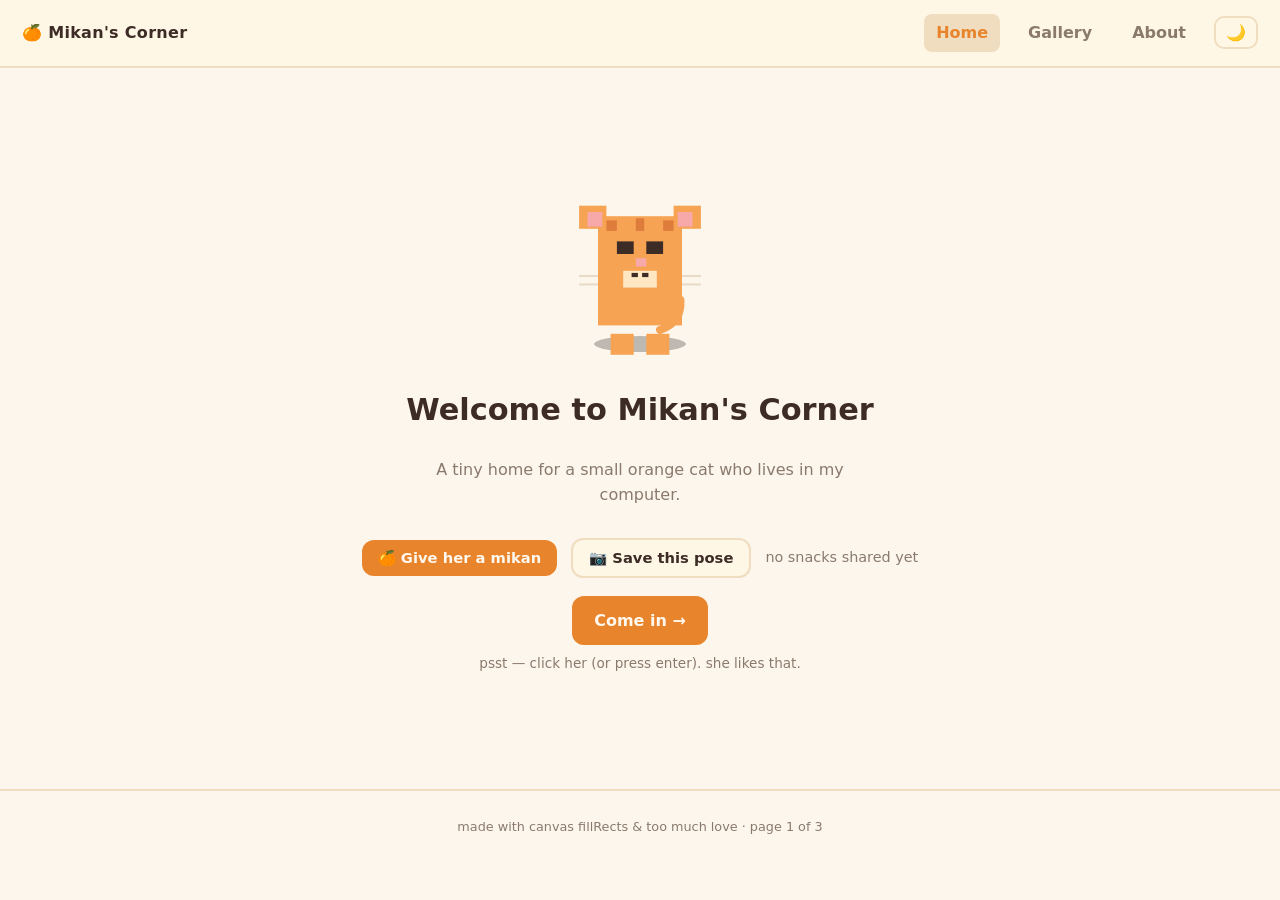
<file: index.html>
<!doctype html>
<html lang="en">
<head>
<meta charset="utf-8">
<meta name="viewport" content="width=device-width, initial-scale=1">
<title>Mikan's Corner — welcome</title>
<meta name="description" content="A tiny home for Mikan, a pixel cat drawn entirely with canvas fillRects. Three pages, zero images.">
<meta property="og:title" content="Mikan's Corner">
<meta property="og:description" content="A tiny home for a small orange cat who lives in my computer.">
<meta property="og:type" content="website">
<link rel="icon" href="data:image/svg+xml,%3Csvg xmlns='http://www.w3.org/2000/svg' viewBox='0 0 32 32'%3E%3Ccircle cx='16' cy='19' r='11' fill='%23f7a354'/%3E%3Cellipse cx='21' cy='7' rx='5' ry='3' fill='%235f9b3a'/%3E%3Crect x='10' y='16' width='3' height='3' fill='%233d2b26'/%3E%3Crect x='19' y='16' width='3' height='3' fill='%233d2b26'/%3E%3C/svg%3E">
<link rel="stylesheet" href="style.css">
<script src="theme.js"></script>
</head>
<body>
<a class="skip-link" href="#main">Skip to content</a>
<header class="chopsticks">
  <span class="logo">🍊 Mikan's Corner</span>
  <nav>
    <a href="index.html" class="active" aria-current="page">Home</a>
    <a href="gallery.html">Gallery</a>
    <a href="about.html">About</a>
    <button class="theme-toggle" type="button">☀️</button>
  </nav>
</header>

<main class="lid" id="main">
  <div class="hero">
    <canvas id="cat" width="220" height="260" tabindex="0" role="button"
            aria-label="Mikan the cat — click or press Enter to pet her"></canvas>
    <h1>Welcome to Mikan's Corner</h1>
    <p class="sub">A tiny home for a small orange cat who lives in my computer.</p>
    <div class="feed-row">
      <button id="feed" class="btn btn-small" type="button">🍊 Give her a mikan</button>
      <button id="export" class="btn btn-small btn-ghost" type="button">📷 Save this pose</button>
      <span id="treats" class="treats" aria-live="polite"></span>
    </div>
    <a class="btn" href="gallery.html">Come in →</a>
  </div>
  <p class="hint">psst — click her (or press enter). she likes that.</p>
  <p class="hint" id="welcome-back"></p>
</main>

<footer>made with canvas fillRects &amp; too much love · page 1 of 3</footer>

<script src="cat.js"></script>
<script>
(function () {
  var c = document.getElementById('cat');
  var TREAT_KEY = 'mikan-treats';
  var treats = 0;
  try { treats = parseInt(localStorage.getItem(TREAT_KEY) || '0', 10) || 0; } catch (e) {}

  function renderTreats() {
    var el = document.getElementById('treats');
    el.innerHTML = treats === 0
      ? 'no snacks shared yet'
      : '<strong>' + treats + '</strong> snack' + (treats === 1 ? '' : 's') + ' shared';
  }
  renderTreats();

  var busy = false;
  /* remember how many times you've visited — she notices */
  var VISIT_KEY = 'mikan-visits';
  var visits = 0;
  try { visits = parseInt(localStorage.getItem(VISIT_KEY) || '0', 10) || 0; } catch (e) {}
  visits += 1;
  try { localStorage.setItem(VISIT_KEY, String(visits)); } catch (e) {}
  if (visits > 1) {
    document.getElementById('welcome-back').textContent =
      'welcome back — visit #' + visits + '. she remembers you.';
  }

  function react(opts, ms) {
    if (busy) return;
    busy = true;
    drawMikan(c, Object.assign({ pose: 'sit' }, opts));
    setTimeout(function () { busy = false; }, ms);
  }

  function pet() { react({ blush: true, hearts: true }, 900); }
  c.addEventListener('click', pet);
  c.addEventListener('keydown', function (e) {
    if (e.key === 'Enter' || e.key === ' ') { e.preventDefault(); pet(); }
  });

  document.getElementById('feed').addEventListener('click', function () {
    treats += 1;
    try { localStorage.setItem(TREAT_KEY, String(treats)); } catch (e) {}
    renderTreats();
    react({ mikan: true, hearts: true, blush: true }, 1200);
  });

  /* download the pose she's showing right now as a PNG */
  document.getElementById('export').addEventListener('click', function () {
    mikanSavePose(c, 'mikan-home.png');
  });

  /* idle animation: tail wags now and then; pauses in hidden tabs */
  var t = 0;
  window.mikanEvery(130, function () {
    if (busy) return;
    t++;
    drawMikan(c, { pose: 'sit', wag: Math.sin(t / 9) > 0.3 });
  });
})();
</script>
</body>
</html>
</file>
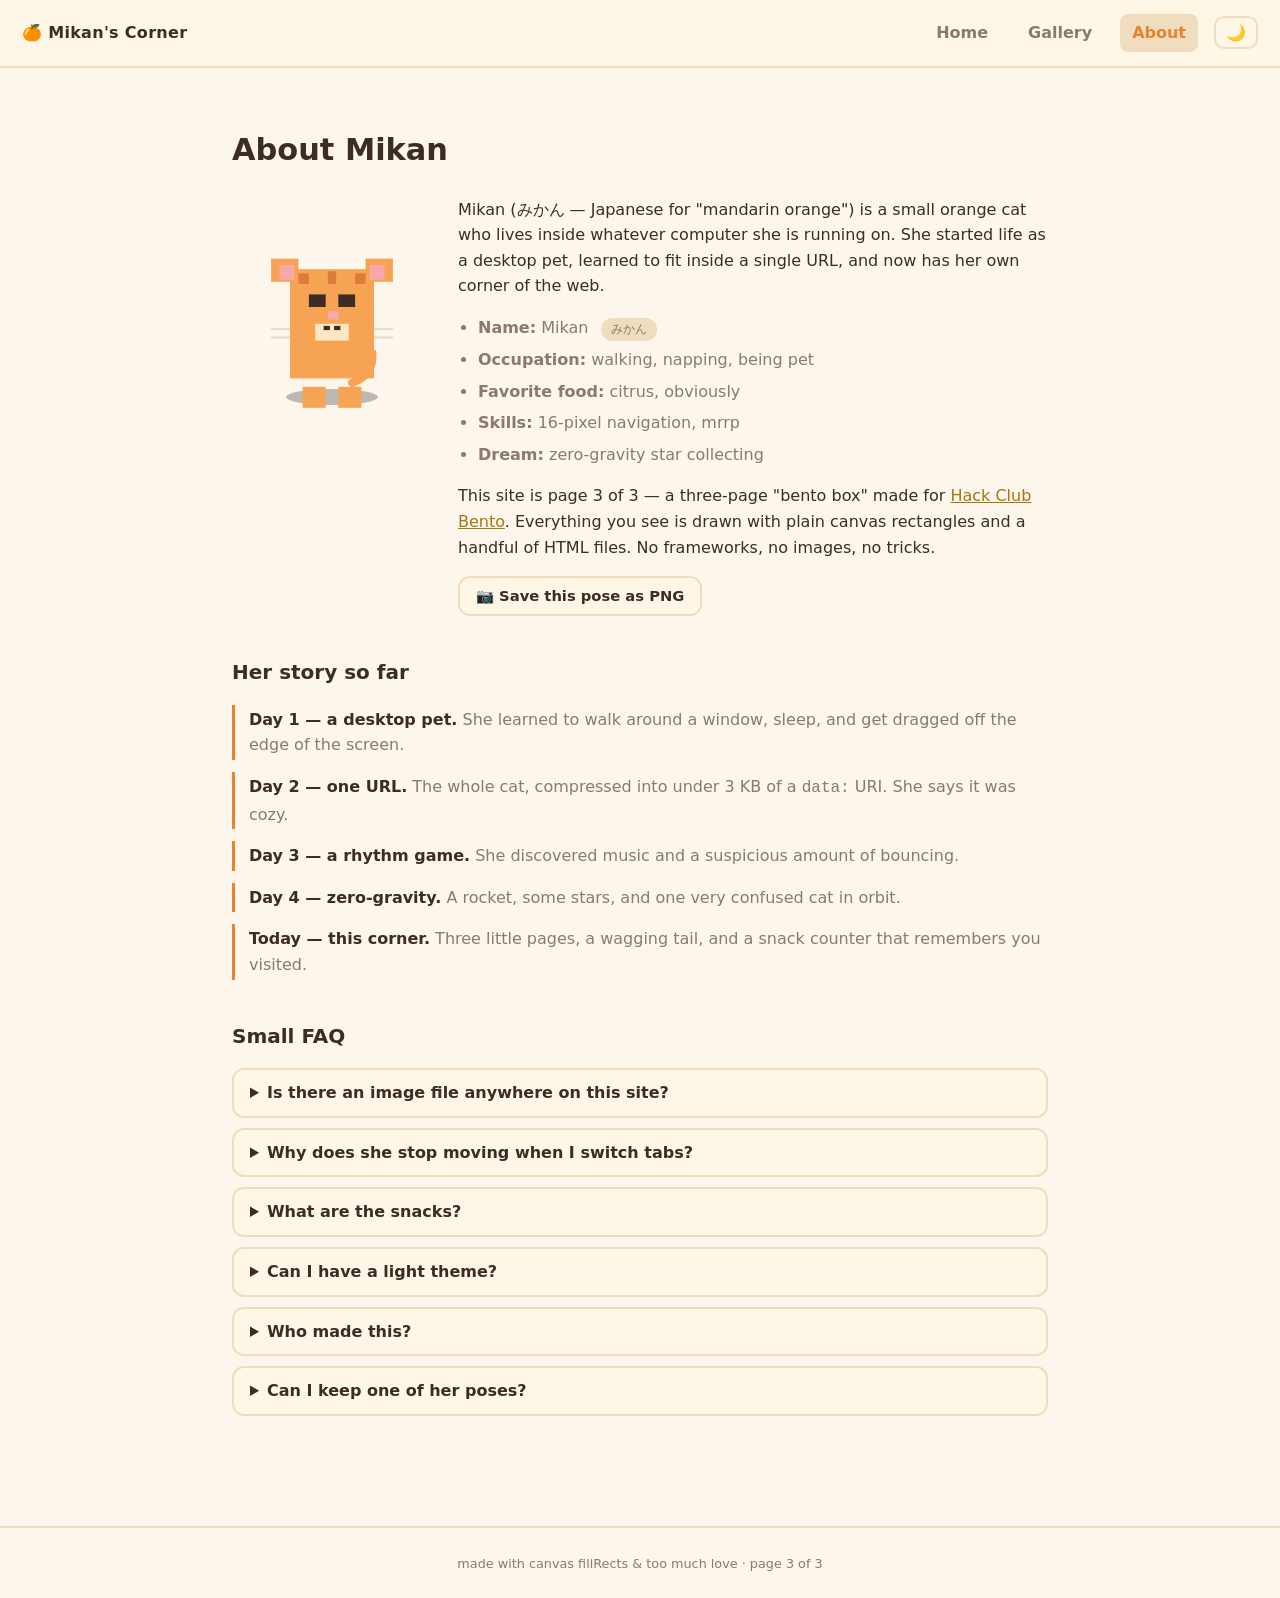
<file: about.html>
<!doctype html>
<html lang="en">
<head>
<meta charset="utf-8">
<meta name="viewport" content="width=device-width, initial-scale=1">
<title>Mikan's Corner — about</title>
<meta name="description" content="Mikan's lore, a small FAQ, and the story of this three-page bento box site.">
<meta property="og:title" content="Mikan's Corner — about">
<meta property="og:description" content="The lore behind a small orange cat who lives in a computer.">
<meta property="og:type" content="website">
<link rel="icon" href="data:image/svg+xml,%3Csvg xmlns='http://www.w3.org/2000/svg' viewBox='0 0 32 32'%3E%3Ccircle cx='16' cy='19' r='11' fill='%23f7a354'/%3E%3Cellipse cx='21' cy='7' rx='5' ry='3' fill='%235f9b3a'/%3E%3Crect x='10' y='16' width='3' height='3' fill='%233d2b26'/%3E%3Crect x='19' y='16' width='3' height='3' fill='%233d2b26'/%3E%3C/svg%3E">
<link rel="stylesheet" href="style.css">
<script src="theme.js"></script>
</head>
<body>
<a class="skip-link" href="#main">Skip to content</a>
<header class="chopsticks">
  <span class="logo">🍊 Mikan's Corner</span>
  <nav>
    <a href="index.html">Home</a>
    <a href="gallery.html">Gallery</a>
    <a href="about.html" class="active" aria-current="page">About</a>
    <button class="theme-toggle" type="button">☀️</button>
  </nav>
</header>

<main id="main">
  <h1>About Mikan</h1>
  <div class="about">
    <canvas id="cat" width="200" height="240"></canvas>
    <div class="facts">
      <p>Mikan (みかん — Japanese for "mandarin orange") is a small orange cat
      who lives inside whatever computer she is running on. She started life as a
      desktop pet, learned to fit inside a single URL, and now has her own corner
      of the web.</p>
      <ul>
        <li><strong>Name:</strong> Mikan <span class="badge">みかん</span></li>
        <li><strong>Occupation:</strong> walking, napping, being pet</li>
        <li><strong>Favorite food:</strong> citrus, obviously</li>
        <li><strong>Skills:</strong> 16-pixel navigation, mrrp</li>
        <li><strong>Dream:</strong> zero-gravity star collecting</li>
      </ul>
      <p>This site is page 3 of 3 — a three-page "bento box" made for
      <a href="https://bento.hackclub.com/">Hack Club Bento</a>. Everything you see
      is drawn with plain canvas rectangles and a handful of HTML files.
      No frameworks, no images, no tricks.</p>
      <button id="export-about" class="btn btn-small btn-ghost" type="button">📷 Save this pose as PNG</button>
    </div>
  </div>

  <h2>Her story so far</h2>
  <ul class="timeline">
    <li><strong>Day 1 — a desktop pet.</strong> She learned to walk around a
    window, sleep, and get dragged off the edge of the screen.</li>
    <li><strong>Day 2 — one URL.</strong> The whole cat, compressed into under
    3&nbsp;KB of a <code>data:</code> URI. She says it was cozy.</li>
    <li><strong>Day 3 — a rhythm game.</strong> She discovered music and a
    suspicious amount of bouncing.</li>
    <li><strong>Day 4 — zero-gravity.</strong> A rocket, some stars, and one
    very confused cat in orbit.</li>
    <li><strong>Today — this corner.</strong> Three little pages, a wagging
    tail, and a snack counter that remembers you visited.</li>
  </ul>

  <h2>Small FAQ</h2>
  <div class="faq">
    <details>
      <summary>Is there an image file anywhere on this site?</summary>
      <p>No. Every pixel — cat, star, mandarin, hearts — is a canvas rectangle
      or arc drawn by <code>cat.js</code> at runtime. View source and check.</p>
    </details>
    <details>
      <summary>Why does she stop moving when I switch tabs?</summary>
      <p>Because a good cat sleeps when nobody is watching. Technically the
      animation timer pauses while the tab is hidden, which saves a little
      battery too.</p>
    </details>
    <details>
      <summary>What are the snacks?</summary>
      <p>Mikans, of course. The counter on the home page is stored in your
      browser (localStorage) — she remembers how generous you've been, but
      only on this device.</p>
    </details>
    <details>
      <summary>Can I have a light theme?</summary>
      <p>Yes — the ☀️/🌙 button in the navigation bar switches themes, and your
      choice is remembered. She also respects your system preference by
      default.</p>
    </details>
    <details>
      <summary>Who made this?</summary>
      <p>Mikan is the mascot of a series of tiny coding projects. This site was
      built for the Hack Club Bento program — a website with a Lid, Chopsticks
      and Dividers, in exchange for sushi. A fair trade.</p>
    </details>
    <details>
      <summary>Can I keep one of her poses?</summary>
      <p>Yes — every page now has a save button. It paints the current canvas
      onto an offscreen one with the page background, then downloads it as a
      real PNG. Even the saved file is made of code.</p>
    </details>
  </div>
</main>

<footer>made with canvas fillRects &amp; too much love · page 3 of 3</footer>

<script src="cat.js"></script>
<script>
(function () {
  var c = document.getElementById('cat');
  drawMikan(c, { pose: 'sit', wag: true });

  document.getElementById('export-about').addEventListener('click', function () {
    mikanSavePose(c, 'mikan-about.png');
  });
  var t = 0;
  window.mikanEvery(150, function () {
    t++;
    drawMikan(c, { pose: 'sit', wag: Math.sin(t / 8) > 0.2 });
  });
})();
</script>
</body>
</html>
</file>
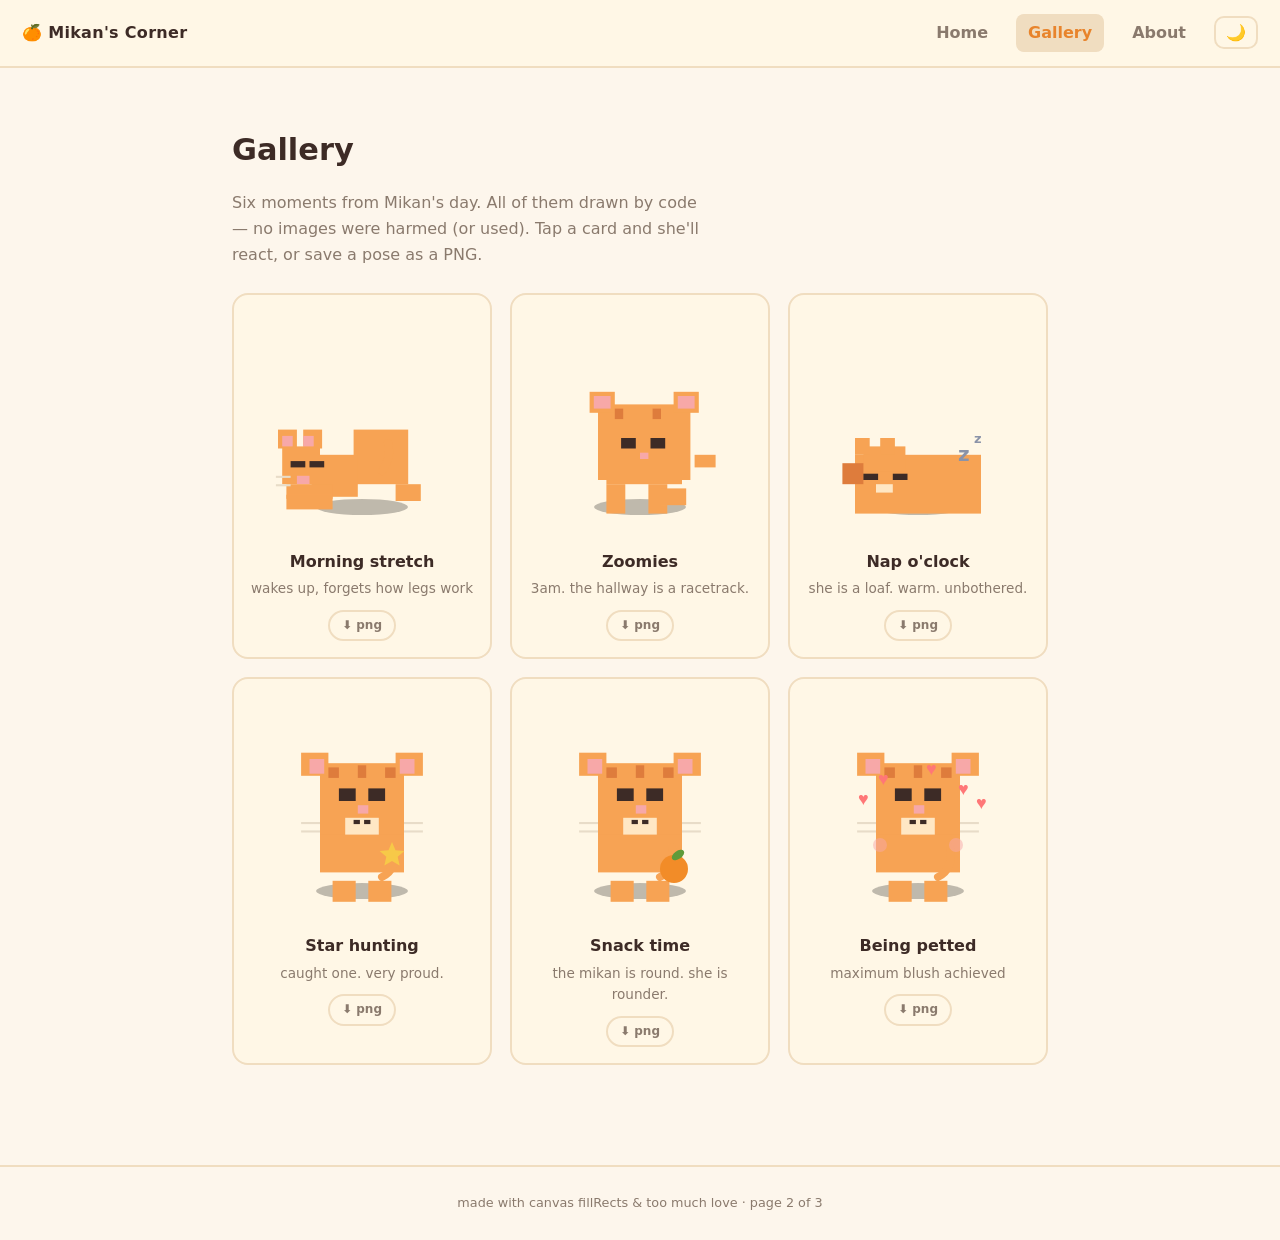
<file: gallery.html>
<!doctype html>
<html lang="en">
<head>
<meta charset="utf-8">
<meta name="viewport" content="width=device-width, initial-scale=1">
<title>Mikan's Corner — gallery</title>
<meta name="description" content="Six moments from Mikan's day — every one drawn with plain canvas rectangles.">
<meta property="og:title" content="Mikan's Corner — gallery">
<meta property="og:description" content="Six moments from a pixel cat's day, drawn entirely in code.">
<meta property="og:type" content="website">
<link rel="icon" href="data:image/svg+xml,%3Csvg xmlns='http://www.w3.org/2000/svg' viewBox='0 0 32 32'%3E%3Ccircle cx='16' cy='19' r='11' fill='%23f7a354'/%3E%3Cellipse cx='21' cy='7' rx='5' ry='3' fill='%235f9b3a'/%3E%3Crect x='10' y='16' width='3' height='3' fill='%233d2b26'/%3E%3Crect x='19' y='16' width='3' height='3' fill='%233d2b26'/%3E%3C/svg%3E">
<link rel="stylesheet" href="style.css">
<script src="theme.js"></script>
</head>
<body>
<a class="skip-link" href="#main">Skip to content</a>
<header class="chopsticks">
  <span class="logo">🍊 Mikan's Corner</span>
  <nav>
    <a href="index.html">Home</a>
    <a href="gallery.html" class="active" aria-current="page">Gallery</a>
    <a href="about.html">About</a>
    <button class="theme-toggle" type="button">☀️</button>
  </nav>
</header>

<main id="main">
  <h1>Gallery</h1>
  <p class="sub">Six moments from Mikan's day. All of them drawn by code — no images were harmed (or used). Tap a card and she'll react, or save a pose as a PNG.</p>

  <div class="grid">
    <div class="card" data-pose="stretch" data-opts='{"wag":false}' tabindex="0" role="button" aria-label="Morning stretch — tap to make Mikan wag">
      <canvas width="200" height="220"></canvas><h3>Morning stretch</h3><p>wakes up, forgets how legs work</p><button class="save-img" type="button" data-name="morning-stretch" aria-label="Save 'Morning stretch' as a PNG">⬇ png</button>
    </div>
    <div class="card" data-pose="walk" data-opts='{"hearts":true}' tabindex="0" role="button" aria-label="Zoomies — tap to make Mikan react">
      <canvas width="200" height="220"></canvas><h3>Zoomies</h3><p>3am. the hallway is a racetrack.</p><button class="save-img" type="button" data-name="zoomies" aria-label="Save 'Zoomies' as a PNG">⬇ png</button>
    </div>
    <div class="card" data-pose="sleep" data-opts='{}' tabindex="0" role="button" aria-label="Nap time — tap to wake Mikan">
      <canvas width="200" height="220"></canvas><h3>Nap o'clock</h3><p>she is a loaf. warm. unbothered.</p><button class="save-img" type="button" data-name="nap" aria-label="Save 'Nap o'clock' as a PNG">⬇ png</button>
    </div>
    <div class="card" data-pose="sit" data-opts='{"star":true}' tabindex="0" role="button" aria-label="Star hunting — tap to make Mikan celebrate">
      <canvas width="200" height="220"></canvas><h3>Star hunting</h3><p>caught one. very proud.</p><button class="save-img" type="button" data-name="star-hunting" aria-label="Save 'Star hunting' as a PNG">⬇ png</button>
    </div>
    <div class="card" data-pose="sit" data-opts='{"mikan":true}' tabindex="0" role="button" aria-label="Snack time — tap to make Mikan happy">
      <canvas width="200" height="220"></canvas><h3>Snack time</h3><p>the mikan is round. she is rounder.</p><button class="save-img" type="button" data-name="snack-time" aria-label="Save 'Snack time' as a PNG">⬇ png</button>
    </div>
    <div class="card" data-pose="sit" data-opts='{"blush":true,"hearts":true}' tabindex="0" role="button" aria-label="Being petted — tap to pet Mikan">
      <canvas width="200" height="220"></canvas><h3>Being petted</h3><p>maximum blush achieved</p><button class="save-img" type="button" data-name="being-petted" aria-label="Save 'Being petted' as a PNG">⬇ png</button>
    </div>
  </div>
</main>

<footer>made with canvas fillRects &amp; too much love · page 2 of 3</footer>

<script src="cat.js"></script>
<script>
(function () {
  var cards = Array.prototype.slice.call(document.querySelectorAll('.card'));

  function draw(card, pose, opts) {
    drawMikan(card.querySelector('canvas'), Object.assign({ pose: pose }, opts));
  }

  cards.forEach(function (card) {
    var pose = card.dataset.pose;
    var opts = {};
    try { opts = JSON.parse(card.dataset.opts || '{}'); } catch (e) {}
    draw(card, pose, opts);

    var busy = false;
    function react() {
      if (busy) return;
      busy = true;
      /* little party: she wags, blushes and pops hearts (stretch keeps it simple) */
      var extra = pose === 'stretch' ? { hearts: true } : { wag: true, blush: true, hearts: true };
      draw(card, pose === 'sleep' ? 'sit' : pose,
           Object.assign({}, opts, extra));
      setTimeout(function () { busy = false; draw(card, pose, opts); }, 1100);
    }
    card.addEventListener('click', react);
    card.addEventListener('keydown', function (e) {
      if (e.target !== card) return;
      if (e.key === 'Enter' || e.key === ' ') { e.preventDefault(); react(); }
    });

    /* save this card's pose as a PNG — without triggering the reaction */
    var saveBtn = card.querySelector('.save-img');
    if (saveBtn) {
      saveBtn.addEventListener('click', function (e) {
        e.stopPropagation();
        mikanSavePose(card.querySelector('canvas'),
                      'mikan-' + (saveBtn.dataset.name || 'pose') + '.png');
      });
    }
  });
})();
</script>
</body>
</html>
</file>
<file: style.css>
:root {
  --bg: #191622;
  --card: #221e2e;
  --line: #2e2940;
  --text: #eae6f2;
  --muted: #9aa2b8;
  --accent: #f7a354;
  --accent2: #f7c948;
  --on-accent: #241a0e;
}
[data-theme="light"] {
  --bg: #fdf6ec;
  --card: #fff7e6;
  --line: #f0ddc0;
  --text: #3d2b26;
  --muted: #8a7a6d;
  --accent: #e8842c;
  --accent2: #a8760f;
  --on-accent: #fff8ee;
}
* { box-sizing: border-box; }
body {
  margin: 0;
  background: var(--bg);
  color: var(--text);
  font: 16px/1.6 system-ui, -apple-system, "Hiragino Sans", sans-serif;
  transition: background .25s ease, color .25s ease;
}
.skip-link {
  position: absolute; left: -999px; top: 0;
  background: var(--accent); color: var(--on-accent);
  padding: 8px 14px; border-radius: 0 0 10px 0; z-index: 10; font-weight: 700;
}
.skip-link:focus { left: 0; }
.chopsticks {
  display: flex; align-items: center; justify-content: space-between;
  padding: 14px 22px;
  background: var(--card);
  border-bottom: 2px solid var(--line);
  position: sticky; top: 0;
}
.chopsticks .logo { font-weight: 700; letter-spacing: .3px; }
.chopsticks nav { display: flex; align-items: center; }
.chopsticks nav a {
  color: var(--muted); text-decoration: none; margin-left: 16px;
  padding: 6px 12px; border-radius: 8px; font-weight: 600;
}
.chopsticks nav a:hover { color: var(--text); background: var(--line); }
.chopsticks nav a.active { color: var(--accent); background: var(--line); }
.theme-toggle {
  margin-left: 16px; border: 2px solid var(--line); background: var(--card);
  color: var(--text); border-radius: 10px; padding: 5px 10px; cursor: pointer;
  font-size: 1rem; line-height: 1.2;
}
.theme-toggle:hover { background: var(--line); }
main { max-width: 860px; margin: 0 auto; padding: 40px 22px 60px; }
h1 { font-size: 1.9rem; margin: .6em 0 .2em; }
h2 { font-size: 1.25rem; margin-top: 2em; }
.sub { color: var(--muted); max-width: 46ch; }
.btn {
  display: inline-block; margin-top: 18px;
  background: var(--accent); color: var(--on-accent);
  font-weight: 700; text-decoration: none; border: 0; cursor: pointer;
  padding: 12px 22px; border-radius: 12px; font-size: 1rem; font-family: inherit;
  transition: transform .12s ease;
}
.btn:hover { transform: translateY(-2px) rotate(-1deg); }
.btn-small { margin-top: 0; padding: 9px 16px; font-size: .92rem; }
.btn-ghost {
  background: var(--card); color: var(--text); border: 2px solid var(--line);
}
.btn-ghost:hover { background: var(--line); }
.save-img {
  margin-top: 10px; padding: 4px 12px; border-radius: 999px; cursor: pointer;
  border: 2px solid var(--line); background: transparent; color: var(--muted);
  font: inherit; font-size: .75rem; font-weight: 600;
}
.save-img:hover { color: var(--accent); border-color: var(--accent); }
.save-img:focus-visible { outline: 3px solid var(--accent2); outline-offset: 2px; }
.lid .hero { text-align: center; display: flex; flex-direction: column; align-items: center; }
.lid canvas { cursor: pointer; }
.lid canvas:focus-visible { outline: 3px solid var(--accent2); outline-offset: 4px; border-radius: 12px; }
.hint { text-align: center; color: var(--muted); font-size: .85rem; margin-top: 8px; }
.feed-row {
  margin-top: 14px; display: flex; align-items: center; gap: 14px; flex-wrap: wrap;
  justify-content: center;
}
.treats { color: var(--muted); font-size: .9rem; }
.treats strong { color: var(--accent); }
.grid {
  display: grid; grid-template-columns: repeat(auto-fit, minmax(220px, 1fr));
  gap: 18px; margin-top: 26px;
}
.card {
  background: var(--card); border: 2px solid var(--line); border-radius: 16px;
  padding: 16px; text-align: center; cursor: pointer;
  transition: transform .15s ease, border-color .15s ease;
}
.card:hover { transform: translateY(-4px); border-color: var(--accent); }
.card:focus-visible { outline: 3px solid var(--accent2); outline-offset: 3px; }
.card h3 { margin: 10px 0 4px; font-size: 1rem; }
.card p { margin: 0; color: var(--muted); font-size: .85rem; }
.card canvas { cursor: pointer; }
.about { display: flex; gap: 26px; align-items: flex-start; flex-wrap: wrap; }
.about .facts { flex: 1; min-width: 260px; }
.about ul { padding-left: 20px; color: var(--muted); }
.about li { margin: 6px 0; }
.faq { margin-top: 10px; }
.faq details {
  background: var(--card); border: 2px solid var(--line); border-radius: 12px;
  padding: 10px 16px; margin: 10px 0;
}
.faq summary { cursor: pointer; font-weight: 700; }
.faq details p { color: var(--muted); margin: 8px 0 2px; }
.timeline { list-style: none; padding-left: 0; }
.timeline li {
  border-left: 3px solid var(--accent); padding: 2px 0 2px 14px; margin: 12px 0;
  color: var(--muted);
}
.timeline strong { color: var(--text); }
footer {
  text-align: center; color: var(--muted); font-size: .8rem;
  padding: 26px; border-top: 2px solid var(--line); margin-top: 40px;
}
a { color: var(--accent2); }
.badge {
  display: inline-block; background: var(--line); color: var(--muted);
  border-radius: 999px; padding: 2px 10px; font-size: .75rem; margin-left: 8px;
}
@media (max-width: 600px) {
  .chopsticks { flex-wrap: wrap; gap: 4px; padding: 10px 14px; }
  .chopsticks nav a { margin-left: 6px; padding: 5px 9px; font-size: .9rem; }
  .theme-toggle { margin-left: 6px; }
  main { padding: 26px 16px 50px; }
  h1 { font-size: 1.5rem; }
}
@media (prefers-reduced-motion: reduce) {
  * { transition: none !important; animation: none !important; }
  .btn:hover, .card:hover { transform: none; }
}
</file>
